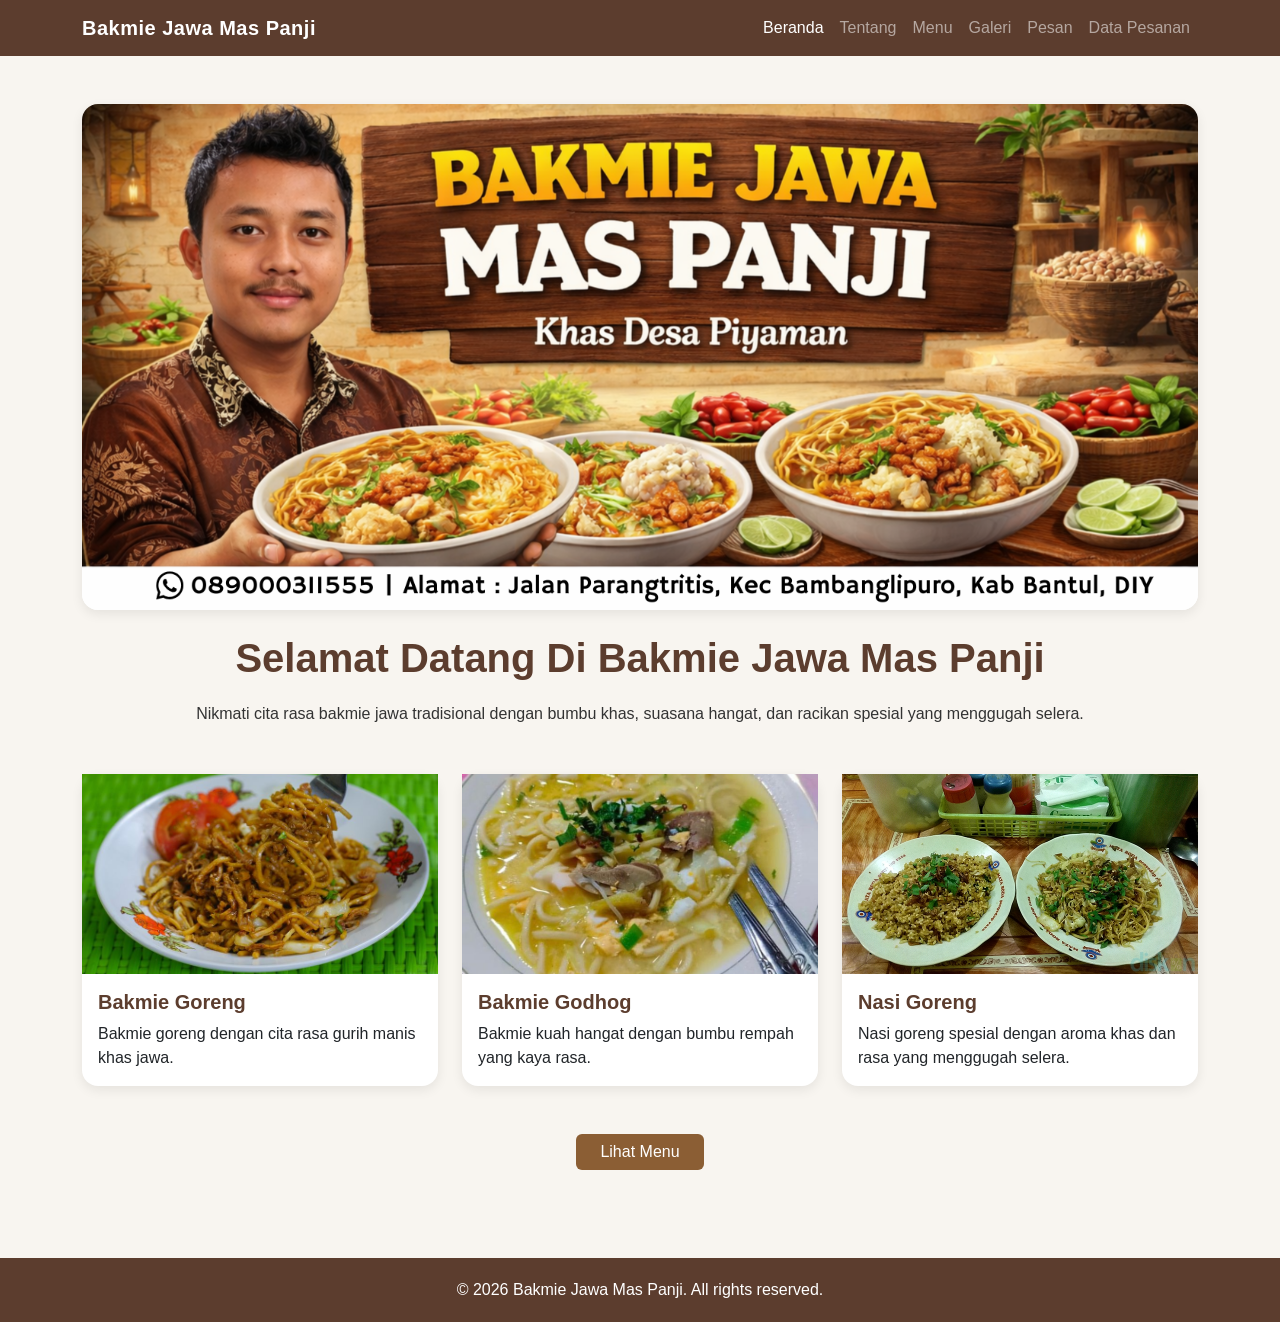
<file: index.html>
<!DOCTYPE html>
<html lang="id">
<head>
  <meta charset="UTF-8">
  <meta name="viewport" content="width=device-width, initial-scale=1.0">
  <title>Bakmie Jawa Mas Panji</title>
  <link href="https://cdn.jsdelivr.net/npm/bootstrap@5.3.3/dist/css/bootstrap.min.css" rel="stylesheet">
  <link rel="stylesheet" href="assets/css/style.css">
</head>
<body>

  <nav class="navbar navbar-expand-lg navbar-dark" style="background-color: #5c3d2e;">
    <div class="container">
      <a class="navbar-brand" href="index.html">Bakmie Jawa Mas Panji</a>
      <button class="navbar-toggler" type="button" data-bs-toggle="collapse" data-bs-target="#navbarNav">
        <span class="navbar-toggler-icon"></span>
      </button>
      <div class="collapse navbar-collapse" id="navbarNav">
        <ul class="navbar-nav ms-auto">
          <li class="nav-item"><a class="nav-link active" href="index.html">Beranda</a></li>
          <li class="nav-item"><a class="nav-link" href="about.html">Tentang</a></li>
          <li class="nav-item"><a class="nav-link" href="menu.html">Menu</a></li>
          <li class="nav-item"><a class="nav-link" href="gallery.html">Galeri</a></li>
          <li class="nav-item"><a class="nav-link" href="order.html">Pesan</a></li>
          <li class="nav-item"><a class="nav-link" href="data-pesanan.html">Data Pesanan</a></li>
        </ul>
      </div>
    </div>
  </nav>

  <div class="container py-5">
    <div class="hero-banner mb-4">
    <img src="assets/img/Banner.png" alt="Banner Bakmie Jawa Mas Panji" class="hero-banner-img">
  </div>

    <div class="text-center mb-5">
      <h1 class="section-title"> Selamat Datang Di Bakmie Jawa Mas Panji </h1>
      <p>
        Nikmati cita rasa bakmie jawa tradisional dengan bumbu khas, suasana hangat,
        dan racikan spesial yang menggugah selera.
      </p>
    </div>

    <div class="row g-4">
      <div class="col-md-4">
        <div class="card h-100">
          <img src="assets/img/Bakmie Goreng.jpg" 
          alt="Bakmie Goreng" 
          style="width:100%; height:200px; object-fit:cover;">
          <div class="card-body">
            <h5 class="card-title">Bakmie Goreng</h5>
            <p class="card-text">Bakmie goreng dengan cita rasa gurih manis khas jawa.</p>
          </div>
        </div>
      </div>

      <div class="col-md-4">
        <div class="card h-100">
          <img src="assets/img/Bakmie Godog.jpeg" 
          alt="Bakmie Godog" 
          style="width:100%; height:200px; object-fit:cover;">
          <div class="card-body">
            <h5 class="card-title">Bakmie Godhog</h5>
            <p class="card-text">Bakmie kuah hangat dengan bumbu rempah yang kaya rasa.</p>
          </div>
        </div>
      </div>

      <div class="col-md-4">
        <div class="card h-100">
          <img src="assets/img/Nasi Goreng.jpg" 
          alt="Nasi Goreng" 
          style="width:100%; height:200px; object-fit:cover;">
          <div class="card-body">
            <h5 class="card-title">Nasi Goreng</h5>
            <p class="card-text">Nasi goreng spesial dengan aroma khas dan rasa yang menggugah selera.</p>
          </div>
        </div>
      </div>
    </div>

    <div class="text-center mt-5">
      <a href="menu.html" class="btn btn-brown px-4">Lihat Menu</a>
    </div>
  </div>

  <div class="footer text-center">
    <div class="container">
      <p class="mb-0">© 2026 Bakmie Jawa Mas Panji. All rights reserved.</p>
    </div>
  </div>

  <script src="https://cdn.jsdelivr.net/npm/bootstrap@5.3.3/dist/js/bootstrap.bundle.min.js"></script>
</body>
</html>
</file>
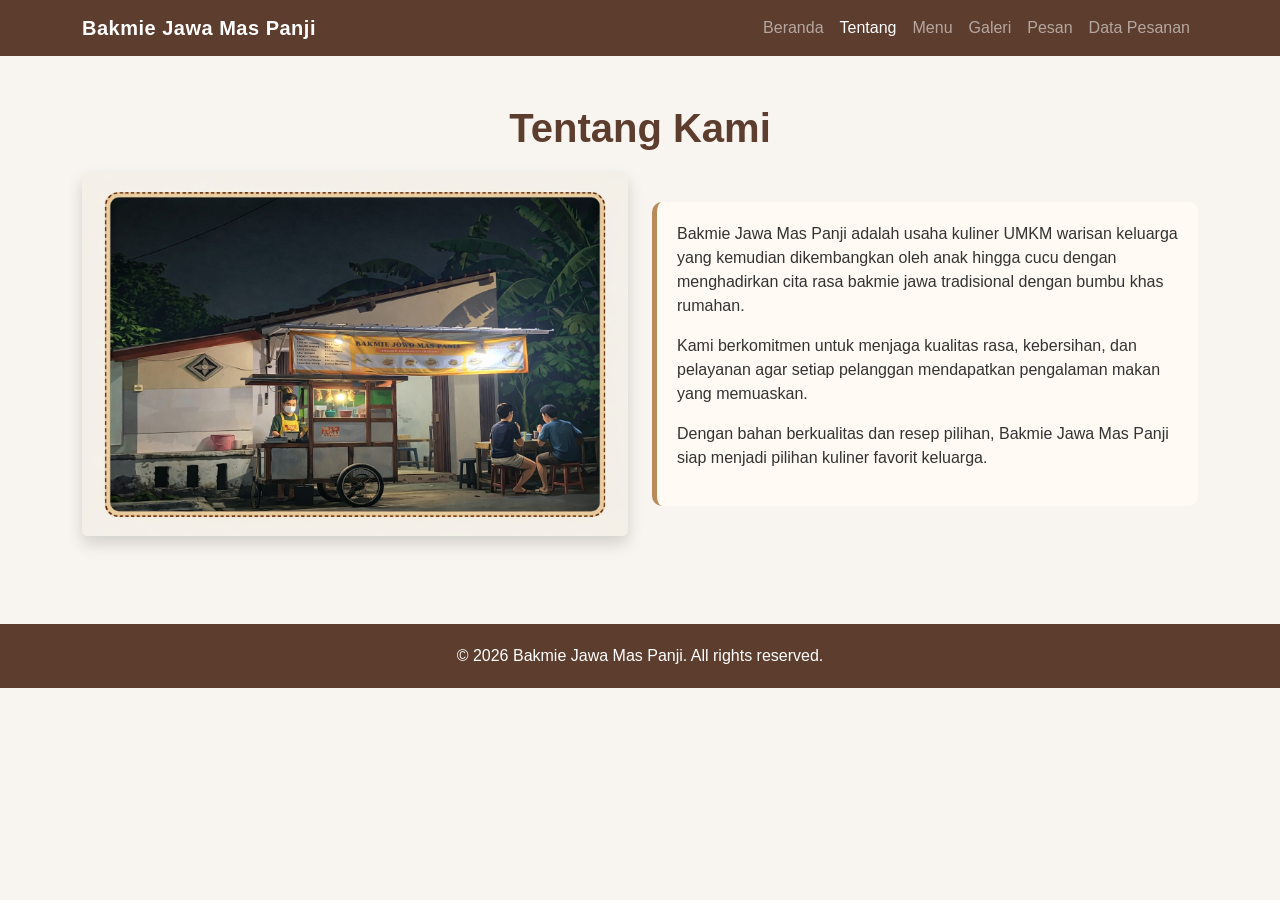
<file: about.html>
<!DOCTYPE html>
<html lang="id">
<head>
  <meta charset="UTF-8">
  <meta name="viewport" content="width=device-width, initial-scale=1.0">
  <title>Tentang Kami - Bakmie Jawa Mas Panji</title>
  <link href="https://cdn.jsdelivr.net/npm/bootstrap@5.3.3/dist/css/bootstrap.min.css" rel="stylesheet">
  <link rel="stylesheet" href="assets/css/style.css">
</head>
<body>

  <nav class="navbar navbar-expand-lg navbar-dark" style="background-color: #5c3d2e;">
    <div class="container">
      <a class="navbar-brand" href="index.html">Bakmie Jawa Mas Panji</a>
      <button class="navbar-toggler" type="button" data-bs-toggle="collapse" data-bs-target="#navbarNav">
        <span class="navbar-toggler-icon"></span>
      </button>
      <div class="collapse navbar-collapse" id="navbarNav">
        <ul class="navbar-nav ms-auto">
          <li class="nav-item"><a class="nav-link" href="index.html">Beranda</a></li>
          <li class="nav-item"><a class="nav-link active" href="about.html">Tentang</a></li>
          <li class="nav-item"><a class="nav-link" href="menu.html">Menu</a></li>
          <li class="nav-item"><a class="nav-link" href="gallery.html">Galeri</a></li>
          <li class="nav-item"><a class="nav-link" href="order.html">Pesan</a></li>
          <li class="nav-item"><a class="nav-link" href="data-pesanan.html">Data Pesanan</a></li>
        </ul>
      </div>
    </div>
  </nav>

  <div class="container py-5">
    <h1 class="section-title text-center">Tentang Kami</h1>

    <div class="row g-4 align-items-center">
      <div class="col-md-6">
        <img src="assets/img/4.png" alt="Foto usaha Bakmie Jowo Mas Panji" class="img-fluid rounded shadow w-100">
      </div>
      <div class="col-md-6">
        <div class="highlight-box">
          <p>
            Bakmie Jawa Mas Panji adalah usaha kuliner UMKM warisan keluarga yang kemudian dikembangkan oleh anak hingga cucu dengan menghadirkan
            cita rasa bakmie jawa tradisional dengan bumbu khas rumahan.
          </p>
          <p>
            Kami berkomitmen untuk menjaga kualitas rasa, kebersihan, dan pelayanan
            agar setiap pelanggan mendapatkan pengalaman makan yang memuaskan.
          </p>
          <p>
            Dengan bahan berkualitas dan resep pilihan, Bakmie Jawa Mas Panji siap
            menjadi pilihan kuliner favorit keluarga.
          </p>
        </div>
      </div>
    </div>
  </div>

  <div class="footer text-center">
    <div class="container">
      <p class="mb-0">© 2026 Bakmie Jawa Mas Panji. All rights reserved.</p>
    </div>
  </div>

  <script src="https://cdn.jsdelivr.net/npm/bootstrap@5.3.3/dist/js/bootstrap.bundle.min.js"></script>
</body>
</html>
</file>
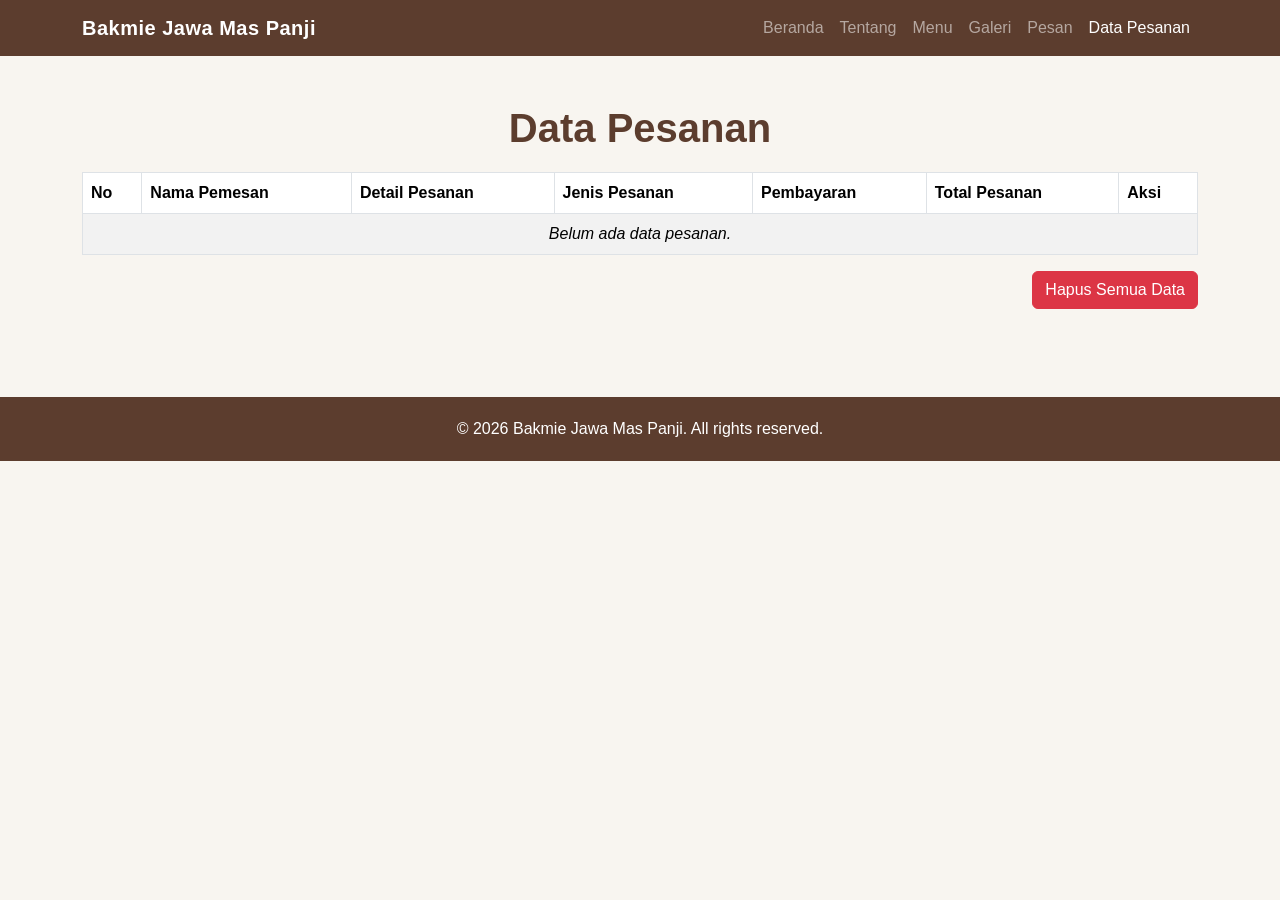
<file: data-pesanan.html>
<!-- data-pesanan.html -->
<!DOCTYPE html>
<html lang="id">
<head>
  <meta charset="UTF-8">
  <meta name="viewport" content="width=device-width, initial-scale=1.0">
  <title>Data Pesanan - Bakmie Jawa Mas Panji</title>
  <link href="https://cdn.jsdelivr.net/npm/bootstrap@5.3.3/dist/css/bootstrap.min.css" rel="stylesheet">
  <link rel="stylesheet" href="assets/css/style.css">
</head>
<body>

  <nav class="navbar navbar-expand-lg navbar-dark" style="background-color: #5c3d2e;">
    <div class="container">
      <a class="navbar-brand" href="index.html">Bakmie Jawa Mas Panji</a>
      <button class="navbar-toggler" type="button" data-bs-toggle="collapse" data-bs-target="#navbarNav">
        <span class="navbar-toggler-icon"></span>
      </button>
      <div class="collapse navbar-collapse" id="navbarNav">
        <ul class="navbar-nav ms-auto">
          <li class="nav-item"><a class="nav-link" href="index.html">Beranda</a></li>
          <li class="nav-item"><a class="nav-link" href="about.html">Tentang</a></li>
          <li class="nav-item"><a class="nav-link" href="menu.html">Menu</a></li>
          <li class="nav-item"><a class="nav-link" href="gallery.html">Galeri</a></li>
          <li class="nav-item"><a class="nav-link" href="order.html">Pesan</a></li>
          <li class="nav-item"><a class="nav-link active" href="data-pesanan.html">Data Pesanan</a></li>
        </ul>
      </div>
    </div>
  </nav>

  <div class="container py-5">
    <h1 class="section-title text-center">Data Pesanan</h1>

    <div class="table-responsive">
      <table class="table table-bordered table-striped align-middle">
        <thead>
          <tr>
            <th>No</th>
            <th>Nama Pemesan</th>
            <th>Detail Pesanan</th>
            <th>Jenis Pesanan</th>
            <th>Pembayaran</th>
            <th>Total Pesanan</th>
            <th>Aksi</th>
          </tr>
        </thead>
        <tbody id="tabelPesananBody"></tbody>
      </table>
    </div>

    <div class="text-end">
      <button class="btn btn-danger" onclick="hapusSemuaPesanan()">Hapus Semua Data</button>
    </div>
  </div>

  <div class="footer text-center">
    <div class="container">
      <p class="mb-0">© 2026 Bakmie Jawa Mas Panji. All rights reserved.</p>
    </div>
  </div>

  <script src="assets/js/script.js"></script>
  <script src="https://cdn.jsdelivr.net/npm/bootstrap@5.3.3/dist/js/bootstrap.bundle.min.js"></script>
</body>
</html>
</file>
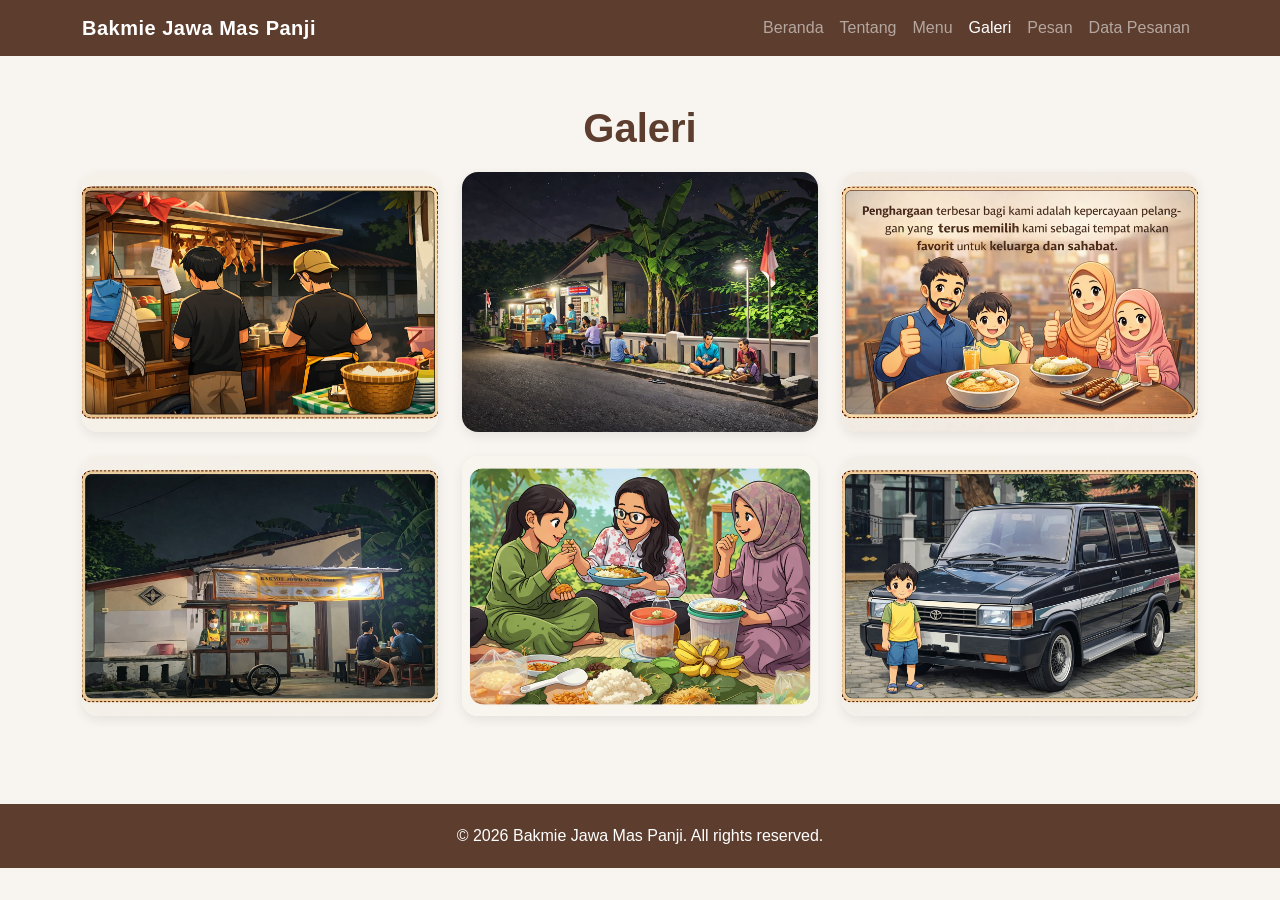
<file: gallery.html>
<!DOCTYPE html>
<html lang="id">
<head>
  <meta charset="UTF-8">
  <meta name="viewport" content="width=device-width, initial-scale=1.0">
  <title>Galeri - Bakmie Jawa Mas Panji</title>
  <link href="https://cdn.jsdelivr.net/npm/bootstrap@5.3.3/dist/css/bootstrap.min.css" rel="stylesheet">
  <link rel="stylesheet" href="assets/css/style.css">
</head>
<body>

  <nav class="navbar navbar-expand-lg navbar-dark" style="background-color: #5c3d2e;">
    <div class="container">
      <a class="navbar-brand" href="index.html">Bakmie Jawa Mas Panji</a>
      <button class="navbar-toggler" type="button" data-bs-toggle="collapse" data-bs-target="#navbarNav">
        <span class="navbar-toggler-icon"></span>
      </button>
      <div class="collapse navbar-collapse" id="navbarNav">
        <ul class="navbar-nav ms-auto">
          <li class="nav-item"><a class="nav-link" href="index.html">Beranda</a></li>
          <li class="nav-item"><a class="nav-link" href="about.html">Tentang</a></li>
          <li class="nav-item"><a class="nav-link" href="menu.html">Menu</a></li>
          <li class="nav-item"><a class="nav-link active" href="gallery.html">Galeri</a></li>
          <li class="nav-item"><a class="nav-link" href="order.html">Pesan</a></li>
          <li class="nav-item"><a class="nav-link" href="data-pesanan.html">Data Pesanan</a></li>
        </ul>
      </div>
    </div>
  </nav>

  <div class="container py-5">
    <h1 class="section-title text-center">Galeri</h1>

    <div class="row g-4">
      <div class="col-sm-6 col-lg-4">
        <div class="gallery-card">
          <img src="assets/img/1.png" alt="Galeri 1" class="gallery-img">
        </div>
      </div>

      <div class="col-sm-6 col-lg-4">
        <div class="gallery-card">
          <img src="assets/img/2.png" alt="Galeri 2" class="gallery-img">
        </div>
      </div>

      <div class="col-sm-6 col-lg-4">
        <div class="gallery-card">
          <img src="assets/img/3.png" alt="Galeri 3" class="gallery-img">
        </div>
      </div>

      <div class="col-sm-6 col-lg-4">
        <div class="gallery-card">
          <img src="assets/img/4.png" alt="Galeri 4" class="gallery-img">
        </div>
      </div>

      <div class="col-sm-6 col-lg-4">
        <div class="gallery-card">
          <img src="assets/img/5.png" alt="Galeri 5" class="gallery-img">
        </div>
      </div>

      <div class="col-sm-6 col-lg-4">
        <div class="gallery-card">
          <img src="assets/img/6.png" alt="Galeri 6" class="gallery-img">
        </div>
      </div>
    </div>
  </div>

  <div class="footer text-center">
    <div class="container">
      <p class="mb-0">© 2026 Bakmie Jawa Mas Panji. All rights reserved.</p>
    </div>
  </div>

  <script src="https://cdn.jsdelivr.net/npm/bootstrap@5.3.3/dist/js/bootstrap.bundle.min.js"></script>
</body>
</html>
</file>
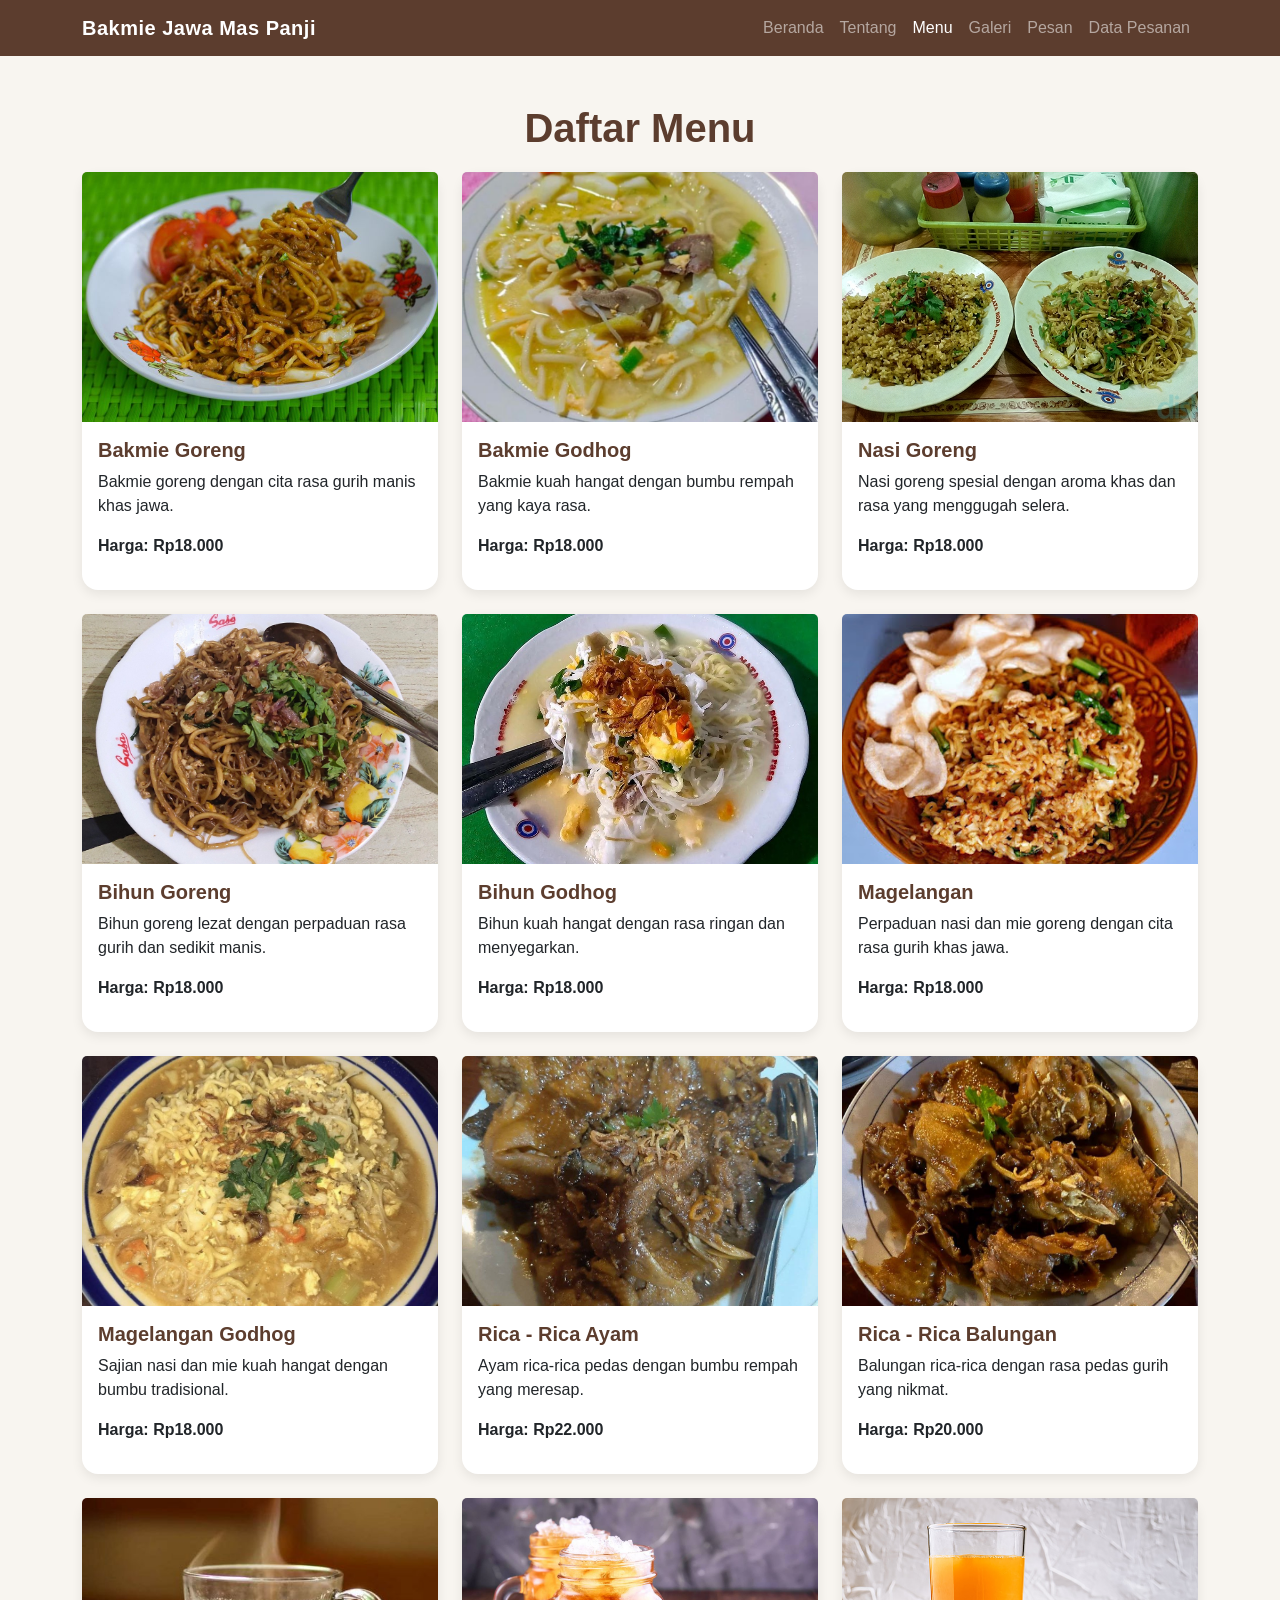
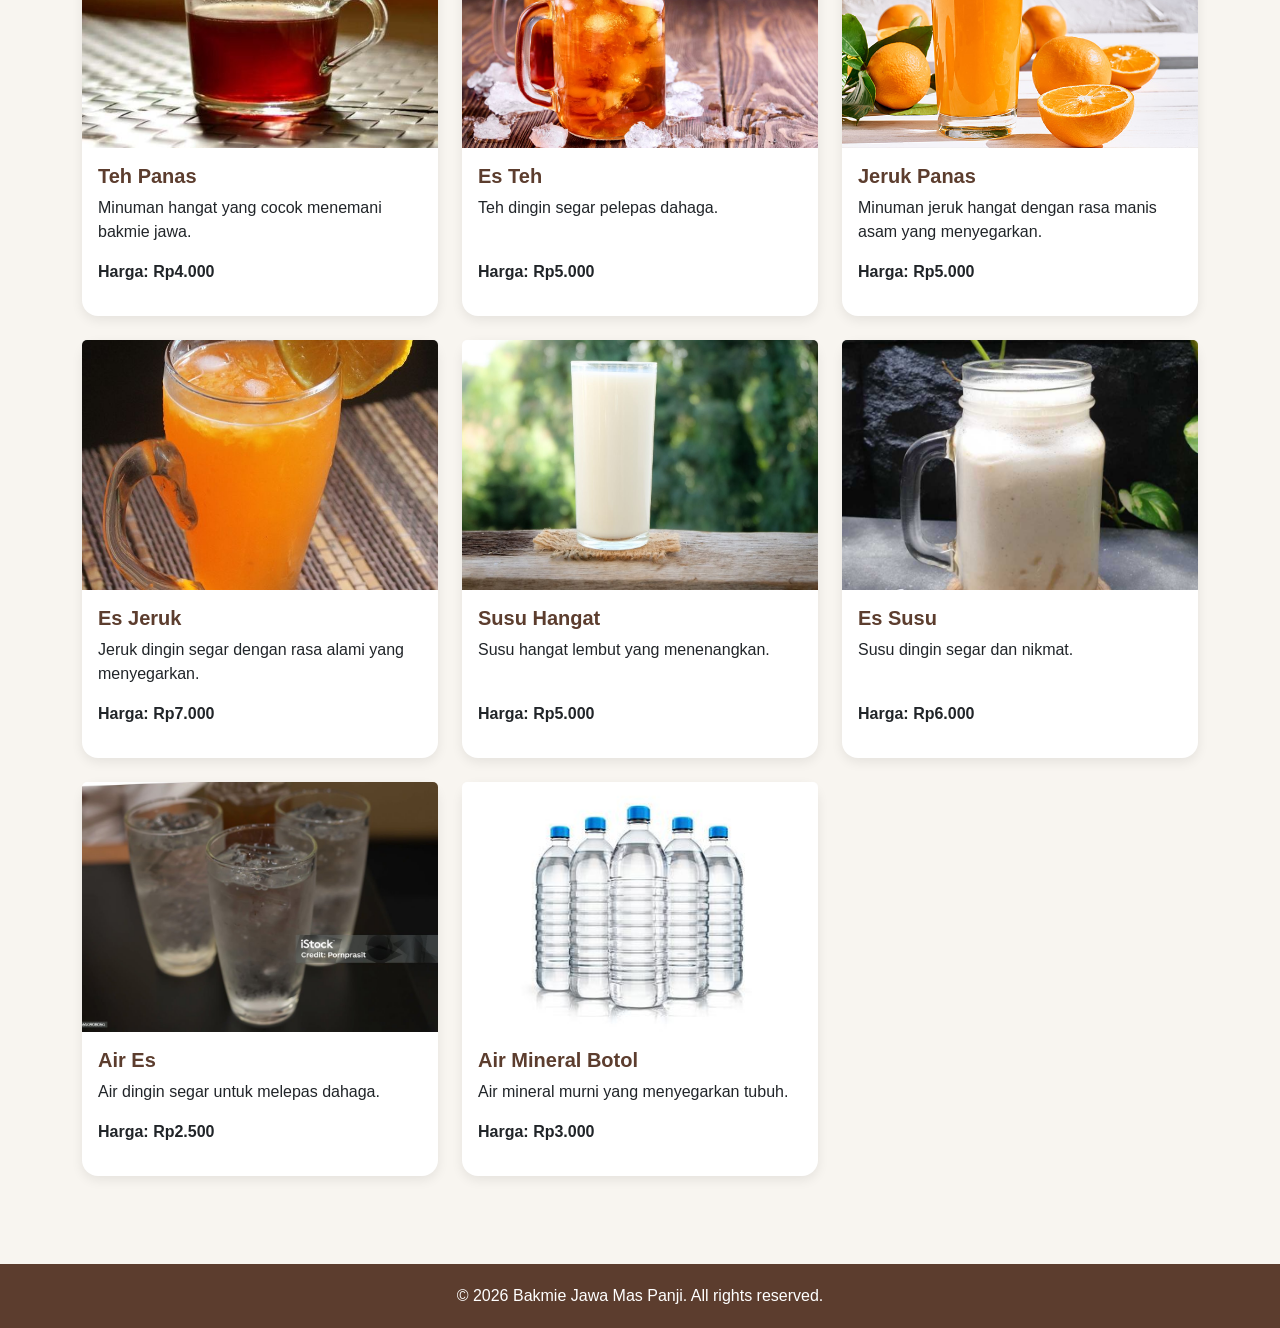
<file: menu.html>
<!DOCTYPE html>
<html lang="id">
<head>
  <meta charset="UTF-8">
  <meta name="viewport" content="width=device-width, initial-scale=1.0">
  <title>Menu - Bakmie Jawa Mas Panji</title>
  <link href="https://cdn.jsdelivr.net/npm/bootstrap@5.3.3/dist/css/bootstrap.min.css" rel="stylesheet">
  <link rel="stylesheet" href="assets/css/style.css">
</head>
<body>

  <nav class="navbar navbar-expand-lg navbar-dark" style="background-color: #5c3d2e;">
    <div class="container">
      <a class="navbar-brand" href="index.html">Bakmie Jawa Mas Panji</a>
      <button class="navbar-toggler" type="button" data-bs-toggle="collapse" data-bs-target="#navbarNav">
        <span class="navbar-toggler-icon"></span>
      </button>
      <div class="collapse navbar-collapse" id="navbarNav">
        <ul class="navbar-nav ms-auto">
          <li class="nav-item"><a class="nav-link" href="index.html">Beranda</a></li>
          <li class="nav-item"><a class="nav-link" href="about.html">Tentang</a></li>
          <li class="nav-item"><a class="nav-link active" href="menu.html">Menu</a></li>
          <li class="nav-item"><a class="nav-link" href="gallery.html">Galeri</a></li>
          <li class="nav-item"><a class="nav-link" href="order.html">Pesan</a></li>
          <li class="nav-item"><a class="nav-link" href="data-pesanan.html">Data Pesanan</a></li>
        </ul>
      </div>
    </div>
  </nav>

  <div class="container py-5">
    <h1 class="section-title text-center">Daftar Menu</h1>

    <div class="row g-4">
      <div class="col-md-4">
        <div class="card h-100">
          <img src="assets/img/Bakmie Goreng.jpg" alt="Bakmie Goreng" class="card-img-top">
          <div class="card-body">
            <h5 class="card-title">Bakmie Goreng</h5>
            <p class="card-text">Bakmie goreng dengan cita rasa gurih manis khas jawa.</p>
            <p><strong>Harga: Rp18.000</strong></p>
          </div>
        </div>
      </div>

      <div class="col-md-4">
        <div class="card h-100">
          <img src="assets/img/Bakmie Godog.jpeg" alt="Bakmie Godog" class="card-img-top">
          <div class="card-body">
            <h5 class="card-title">Bakmie Godhog</h5>
            <p class="card-text">Bakmie kuah hangat dengan bumbu rempah yang kaya rasa.</p>
            <p><strong>Harga: Rp18.000</strong></p>
          </div>
        </div>
      </div>

      <div class="col-md-4">
        <div class="card h-100">
          <img src="assets/img/Nasi Goreng.jpg" alt="Nasi Goreng" class="card-img-top">
          <div class="card-body">
            <h5 class="card-title">Nasi Goreng</h5>
            <p class="card-text">Nasi goreng spesial dengan aroma khas dan rasa yang menggugah selera.</p>
            <p><strong>Harga: Rp18.000</strong></p>
          </div>
        </div>
      </div>

      <div class="col-md-4">
        <div class="card h-100">
          <img src="assets/img/Bihun Goreng.jpg" alt="Bihun Goreng" class="card-img-top">
          <div class="card-body">
            <h5 class="card-title">Bihun Goreng</h5>
            <p class="card-text">Bihun goreng lezat dengan perpaduan rasa gurih dan sedikit manis.</p>
            <p><strong>Harga: Rp18.000</strong></p>
          </div>
        </div>
      </div>

      <div class="col-md-4">
        <div class="card h-100">
          <img src="assets/img/Bihun Godog.jpeg" alt="Bihun Godog" class="card-img-top">
          <div class="card-body">
            <h5 class="card-title">Bihun Godhog</h5>
            <p class="card-text">Bihun kuah hangat dengan rasa ringan dan menyegarkan.</p>
            <p><strong>Harga: Rp18.000</strong></p>
          </div>
        </div>
      </div>

      <div class="col-md-4">
        <div class="card h-100">
          <img src="assets/img/Magelangan.jpg" alt="Magelangan" class="card-img-top">
          <div class="card-body">
            <h5 class="card-title">Magelangan</h5>
            <p class="card-text">Perpaduan nasi dan mie goreng dengan cita rasa gurih khas jawa.</p>
            <p><strong>Harga: Rp18.000</strong></p>
          </div>
        </div>
      </div>

      <div class="col-md-4">
        <div class="card h-100">
          <img src="assets/img/Magelangan Godog.png" alt="Magelangan Godog" class="card-img-top">
          <div class="card-body">
            <h5 class="card-title">Magelangan Godhog</h5>
            <p class="card-text">Sajian nasi dan mie kuah hangat dengan bumbu tradisional.</p>
            <p><strong>Harga: Rp18.000</strong></p>
          </div>
        </div>
      </div>

      <div class="col-md-4">
        <div class="card h-100">
          <img src="assets/img/Rica Rica Ayam.jpg" alt="Rica Rica Ayam" class="card-img-top">
          <div class="card-body">
            <h5 class="card-title">Rica - Rica Ayam</h5>
            <p class="card-text">Ayam rica-rica pedas dengan bumbu rempah yang meresap.</p>
            <p><strong>Harga: Rp22.000</strong></p>
          </div>
        </div>
      </div>

      <div class="col-md-4">
        <div class="card h-100">
          <img src="assets/img/Rica Rica Balungan.jpg" alt="Rica Rica Balungan" class="card-img-top">
          <div class="card-body">
            <h5 class="card-title">Rica - Rica Balungan</h5>
            <p class="card-text">Balungan rica-rica dengan rasa pedas gurih yang nikmat.</p>
            <p><strong>Harga: Rp20.000</strong></p>
          </div>
        </div>
      </div>

      <div class="col-md-4">
        <div class="card h-100">
          <img src="assets/img/Teh Panas.jpg" alt="Teh Panas" class="card-img-top">
          <div class="card-body">
            <h5 class="card-title">Teh Panas</h5>
            <p class="card-text">Minuman hangat yang cocok menemani bakmie jawa.</p>
            <p><strong>Harga: Rp4.000</strong></p>
          </div>
        </div>
      </div>

      <div class="col-md-4">
        <div class="card h-100">
          <img src="assets/img/Es Teh.jpg" alt="Es Teh" class="card-img-top">
          <div class="card-body">
            <h5 class="card-title">Es Teh</h5>
            <p class="card-text">Teh dingin segar pelepas dahaga.</p>
            <p><strong>Harga: Rp5.000</strong></p>
          </div>
        </div>
      </div>

      <div class="col-md-4">
        <div class="card h-100">
          <img src="assets/img/Jeruk Panas.jpg" alt="Jeruk Panas" class="card-img-top">
          <div class="card-body">
            <h5 class="card-title">Jeruk Panas</h5>
            <p class="card-text">Minuman jeruk hangat dengan rasa manis asam yang menyegarkan.</p>
            <p><strong>Harga: Rp5.000</strong></p>
          </div>
        </div>
      </div>

      <div class="col-md-4">
        <div class="card h-100">
          <img src="assets/img/Es Jeruk.jpg" alt="Es Jeruk" class="card-img-top">
          <div class="card-body">
            <h5 class="card-title">Es Jeruk</h5>
            <p class="card-text">Jeruk dingin segar dengan rasa alami yang menyegarkan.</p>
            <p><strong>Harga: Rp7.000</strong></p>
          </div>
        </div>
      </div>

      <div class="col-md-4">
        <div class="card h-100">
          <img src="assets/img/Susu Hangat.jpg" alt="Susu Hangat" class="card-img-top">
          <div class="card-body">
            <h5 class="card-title">Susu Hangat</h5>
            <p class="card-text">Susu hangat lembut yang menenangkan.</p>
            <p><strong>Harga: Rp5.000</strong></p>
          </div>
        </div>
      </div>

      <div class="col-md-4">
        <div class="card h-100">
          <img src="assets/img/Es Susu.jpg" alt="Es Susu" class="card-img-top">
          <div class="card-body">
            <h5 class="card-title">Es Susu</h5>
            <p class="card-text">Susu dingin segar dan nikmat.</p>
            <p><strong>Harga: Rp6.000</strong></p>
          </div>
        </div>
      </div>

      <div class="col-md-4">
        <div class="card h-100">
          <img src="assets/img/Air Es.jpg" alt="Air Es" class="card-img-top">
          <div class="card-body">
            <h5 class="card-title">Air Es</h5>
            <p class="card-text">Air dingin segar untuk melepas dahaga.</p>
            <p><strong>Harga: Rp2.500</strong></p>
          </div>
        </div>
      </div>

      <div class="col-md-4">
        <div class="card h-100">
          <img src="assets/img/Air Mineral Botol.jpg" alt="Air Mineral Botol" class="card-img-top">
          <div class="card-body">
            <h5 class="card-title">Air Mineral Botol</h5>
            <p class="card-text">Air mineral murni yang menyegarkan tubuh.</p>
            <p><strong>Harga: Rp3.000</strong></p>
          </div>
        </div>
      </div>
    </div>
  </div>

  <div class="footer text-center">
    <div class="container">
      <p class="mb-0">© 2026 Bakmie Jawa Mas Panji. All rights reserved.</p>
    </div>
  </div>

  <script src="https://cdn.jsdelivr.net/npm/bootstrap@5.3.3/dist/js/bootstrap.bundle.min.js"></script>
</body>
</html>
</file>
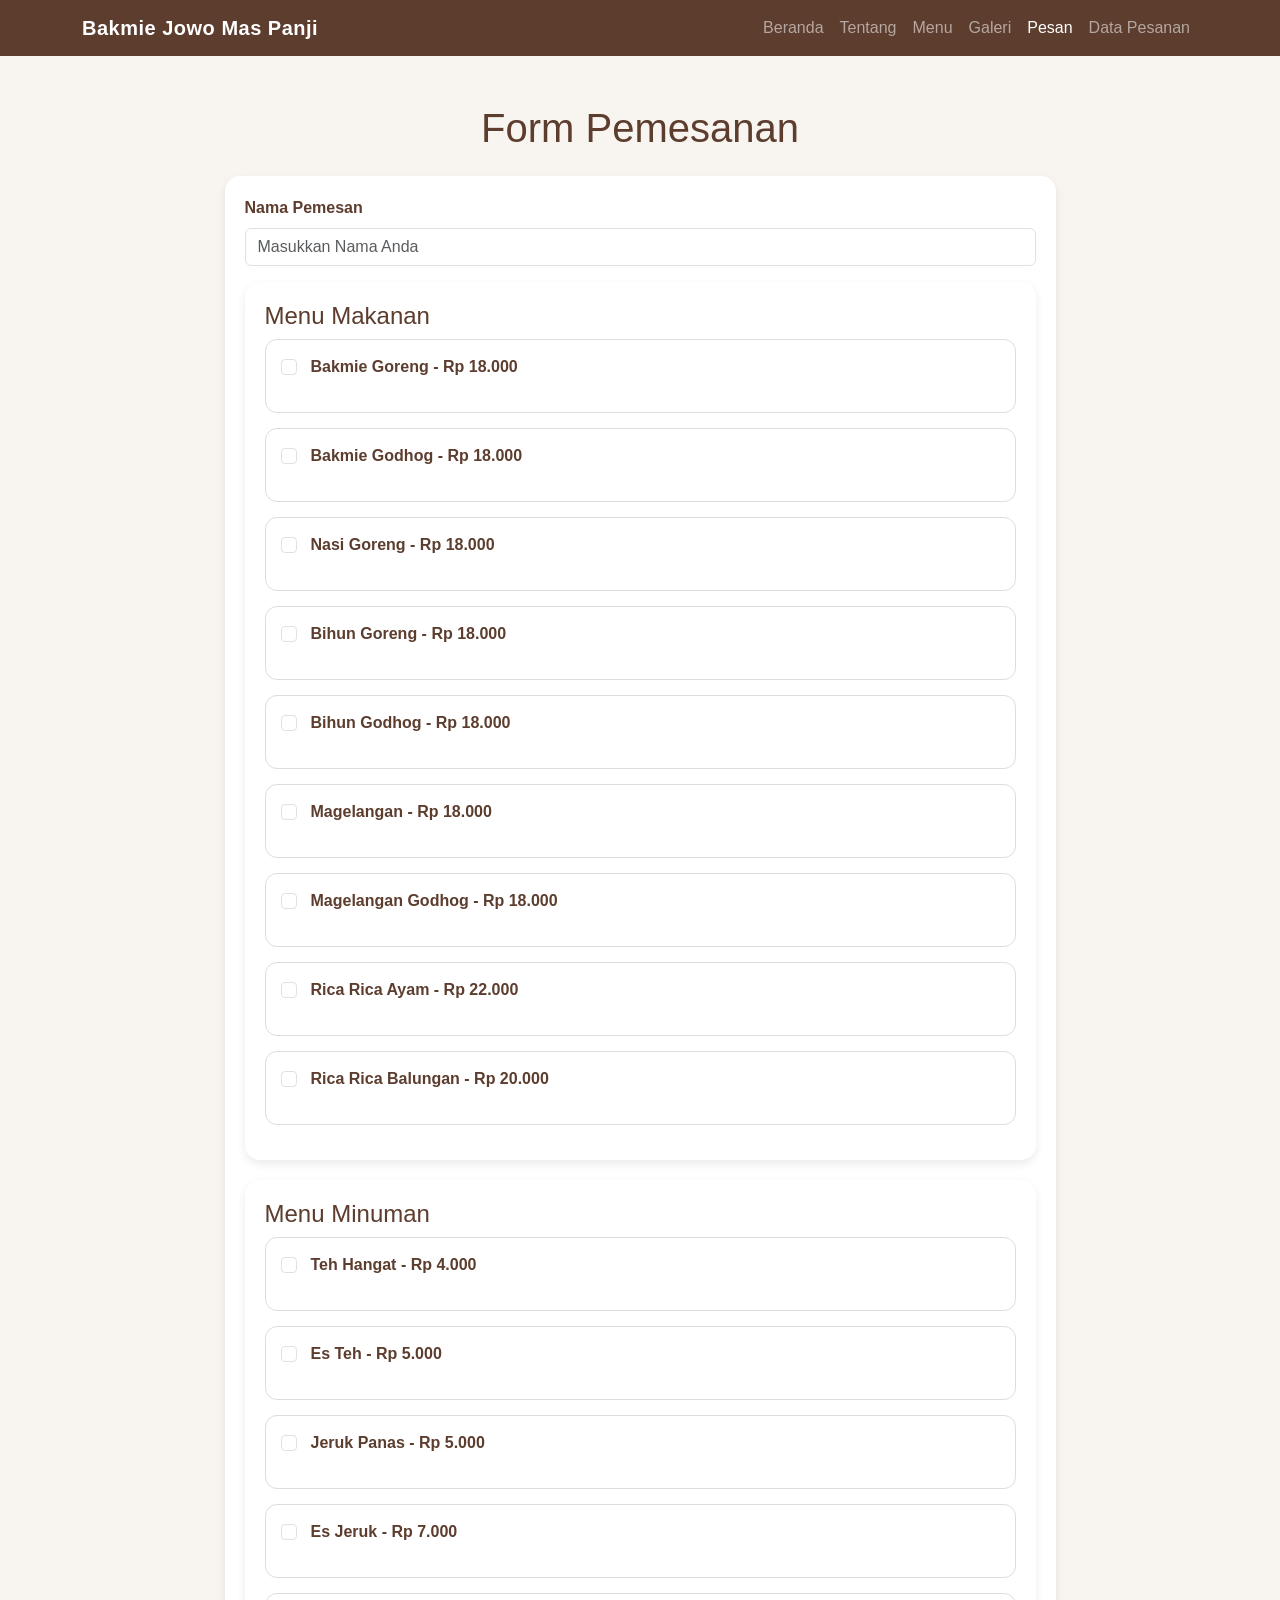
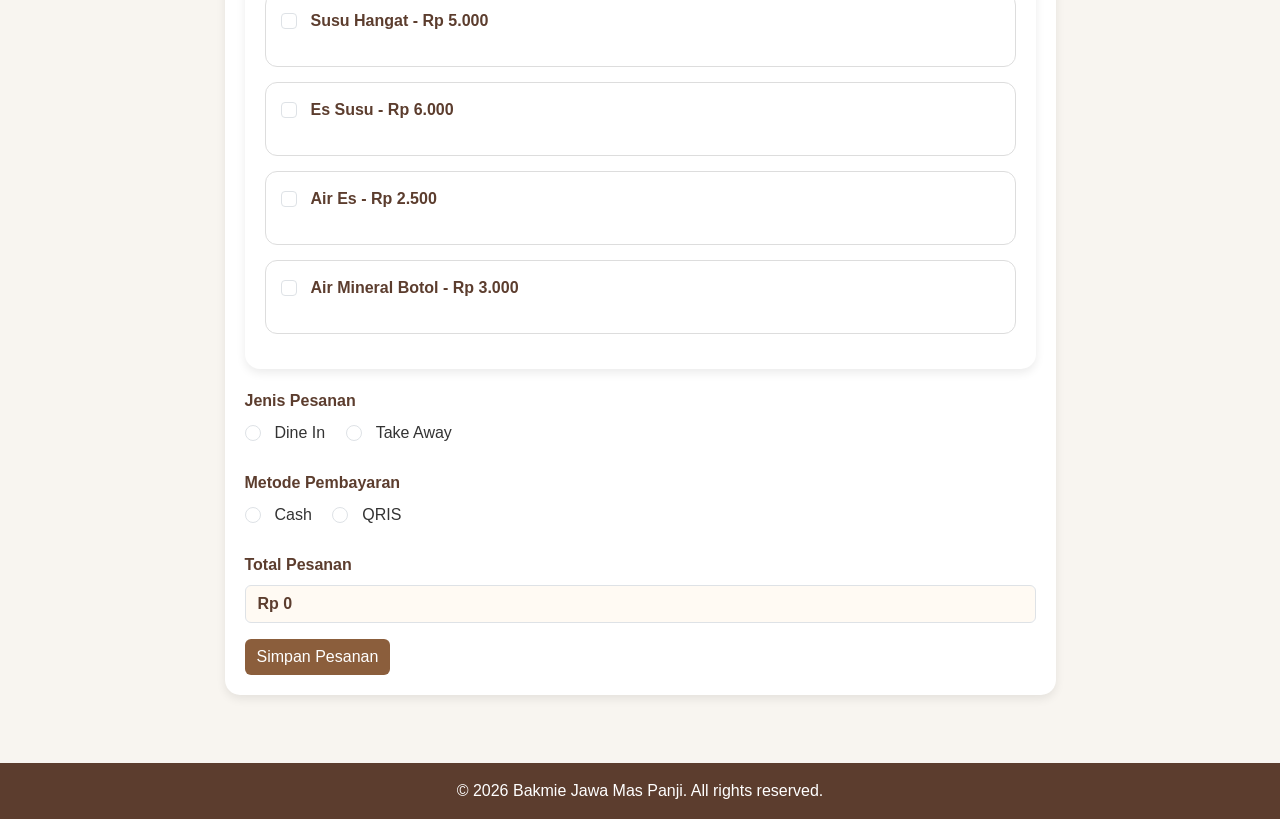
<file: order.html>
<!DOCTYPE html>
<html lang="id">
<head>
  <meta charset="UTF-8">
  <meta name="viewport" content="width=device-width, initial-scale=1.0">
  <title>Pesan - Bakmie Jawa Mas Panji</title>
  <link href="https://cdn.jsdelivr.net/npm/bootstrap@5.3.3/dist/css/bootstrap.min.css" rel="stylesheet">
  <link rel="stylesheet" href="assets/css/style.css">
  <style>
    .item-card {
      border: 1px solid #ddd;
      border-radius: 12px;
      padding: 15px;
      margin-bottom: 15px;
      background-color: #fff;
    }

    .section-box {
      background: #fff;
      padding: 20px;
      border-radius: 15px;
      box-shadow: 0 4px 10px rgba(0,0,0,0.08);
      margin-bottom: 20px;
    }

    .btn-brown {
      background-color: #8b5e3c;
      color: white;
      border: none;
    }

    .btn-brown:hover {
      background-color: #6f4a2f;
      color: white;
    }

    .item-title {
      font-weight: 600;
      color: #5c3d2e;
      margin-bottom: 10px;
    }

    .form-check-label {
      margin-left: 6px;
    }
  </style>
</head>
<body>

  <nav class="navbar navbar-expand-lg navbar-dark" style="background-color: #5c3d2e;">
    <div class="container">
      <a class="navbar-brand" href="index.html">Bakmie Jowo Mas Panji</a>
      <button class="navbar-toggler" type="button" data-bs-toggle="collapse" data-bs-target="#navbarNav">
        <span class="navbar-toggler-icon"></span>
      </button>
      <div class="collapse navbar-collapse" id="navbarNav">
        <ul class="navbar-nav ms-auto">
          <li class="nav-item"><a class="nav-link" href="index.html">Beranda</a></li>
          <li class="nav-item"><a class="nav-link" href="about.html">Tentang</a></li>
          <li class="nav-item"><a class="nav-link" href="menu.html">Menu</a></li>
          <li class="nav-item"><a class="nav-link" href="gallery.html">Galeri</a></li>
          <li class="nav-item"><a class="nav-link active" href="order.html">Pesan</a></li>
          <li class="nav-item"><a class="nav-link" href="data-pesanan.html">Data Pesanan</a></li>
        </ul>
      </div>
    </div>
  </nav>

  <div class="container py-5">
    <h1 class="text-center mb-4" style="color:#5c3d2e;">Form Pemesanan</h1>

    <div class="row justify-content-center">
      <div class="col-md-9">
        <div class="section-box">
          <form id="formPesanan" onsubmit="tambahPesanan(event)">
            
            <div class="mb-3">
              <label class="form-label">Nama Pemesan</label>
              <input type="text" class="form-control" id="nama" placeholder="Masukkan Nama Anda" required>
            </div>

            <div class="section-box">
              <h4 style="color:#5c3d2e;">Menu Makanan</h4>

              <div class="item-card">
                <div class="form-check mb-2">
                  <input class="form-check-input menu-check" type="checkbox" value="Bakmie Goreng" id="makanan1" data-kategori="Makanan" data-harga="18000">
                  <label class="form-check-label item-title" for="makanan1">Bakmie Goreng - Rp 18.000</label>
                </div>
                <div class="menu-detail d-none">
                  <label class="form-label">Jumlah</label>
                  <input type="number" class="form-control jumlah-item mb-2" min="1" value="1">
                  <label class="form-label">Catatan Tambahan</label>
                  <textarea class="form-control catatan-item" rows="2" placeholder="Contoh: pedas sedang, tanpa sawi"></textarea>
                </div>
              </div>

              <div class="item-card">
                <div class="form-check mb-2">
                  <input class="form-check-input menu-check" type="checkbox" value="Bakmie Godhog" id="makanan2" data-kategori="Makanan" data-harga="18000">
                  <label class="form-check-label item-title" for="makanan2">Bakmie Godhog - Rp 18.000</label>
                </div>
                <div class="menu-detail d-none">
                  <label class="form-label">Jumlah</label>
                  <input type="number" class="form-control jumlah-item mb-2" min="1" value="1">
                  <label class="form-label">Catatan Tambahan</label>
                  <textarea class="form-control catatan-item" rows="2" placeholder="Contoh: kuah banyak"></textarea>
                </div>
              </div>

              <div class="item-card">
                <div class="form-check mb-2">
                  <input class="form-check-input menu-check" type="checkbox" value="Nasi Goreng" id="makanan3" data-kategori="Makanan" data-harga="18000">
                  <label class="form-check-label item-title" for="makanan3">Nasi Goreng - Rp 18.000</label>
                </div>
                <div class="menu-detail d-none">
                  <label class="form-label">Jumlah</label>
                  <input type="number" class="form-control jumlah-item mb-2" min="1" value="1">
                  <label class="form-label">Catatan Tambahan</label>
                  <textarea class="form-control catatan-item" rows="2" placeholder="Contoh: telur ceplok"></textarea>
                </div>
              </div>

              <div class="item-card">
                <div class="form-check mb-2">
                  <input class="form-check-input menu-check" type="checkbox" value="Bihun Goreng" id="makanan4" data-kategori="Makanan" data-harga="18000">
                  <label class="form-check-label item-title" for="makanan4">Bihun Goreng - Rp 18.000</label>
                </div>
                <div class="menu-detail d-none">
                  <label class="form-label">Jumlah</label>
                  <input type="number" class="form-control jumlah-item mb-2" min="1" value="1">
                  <label class="form-label">Catatan Tambahan</label>
                  <textarea class="form-control catatan-item" rows="2" placeholder="Contoh: telur ceplok"></textarea>
                </div>
              </div>

              <div class="item-card">
                <div class="form-check mb-2">
                  <input class="form-check-input menu-check" type="checkbox" value="Bihun Godhog" id="makanan5" data-kategori="Makanan" data-harga="18000">
                  <label class="form-check-label item-title" for="makanan5">Bihun Godhog - Rp 18.000</label>
                </div>
                <div class="menu-detail d-none">
                  <label class="form-label">Jumlah</label>
                  <input type="number" class="form-control jumlah-item mb-2" min="1" value="1">
                  <label class="form-label">Catatan Tambahan</label>
                  <textarea class="form-control catatan-item" rows="2" placeholder="Contoh: telur ceplok"></textarea>
                </div>
              </div>

              <div class="item-card">
                <div class="form-check mb-2">
                  <input class="form-check-input menu-check" type="checkbox" value="Magelangan" id="makanan6" data-kategori="Makanan" data-harga="18000">
                  <label class="form-check-label item-title" for="makanan6">Magelangan - Rp 18.000</label>
                </div>
                <div class="menu-detail d-none">
                  <label class="form-label">Jumlah</label>
                  <input type="number" class="form-control jumlah-item mb-2" min="1" value="1">
                  <label class="form-label">Catatan Tambahan</label>
                  <textarea class="form-control catatan-item" rows="2" placeholder="Contoh: telur ceplok"></textarea>
                </div>
              </div>

              <div class="item-card">
                <div class="form-check mb-2">
                  <input class="form-check-input menu-check" type="checkbox" value="Magelangan Godhog" id="makanan7" data-kategori="Makanan" data-harga="18000">
                  <label class="form-check-label item-title" for="makanan7">Magelangan Godhog - Rp 18.000</label>
                </div>
                <div class="menu-detail d-none">
                  <label class="form-label">Jumlah</label>
                  <input type="number" class="form-control jumlah-item mb-2" min="1" value="1">
                  <label class="form-label">Catatan Tambahan</label>
                  <textarea class="form-control catatan-item" rows="2" placeholder="Contoh: telur ceplok"></textarea>
                </div>
              </div>

              <div class="item-card">
                <div class="form-check mb-2">
                  <input class="form-check-input menu-check" type="checkbox" value="Rica Rica Ayam" id="makanan8" data-kategori="Makanan" data-harga="22000">
                  <label class="form-check-label item-title" for="makanan8">Rica Rica Ayam - Rp 22.000</label>
                </div>
                <div class="menu-detail d-none">
                  <label class="form-label">Jumlah</label>
                  <input type="number" class="form-control jumlah-item mb-2" min="1" value="1">
                  <label class="form-label">Catatan Tambahan</label>
                  <textarea class="form-control catatan-item" rows="2" placeholder="Contoh: telur ceplok"></textarea>
                </div>
              </div>

              <div class="item-card">
                <div class="form-check mb-2">
                  <input class="form-check-input menu-check" type="checkbox" value="Rica Rica Balungan" id="makanan9" data-kategori="Makanan" data-harga="20000">
                  <label class="form-check-label item-title" for="makanan9">Rica Rica Balungan - Rp 20.000</label>
                </div>
                <div class="menu-detail d-none">
                  <label class="form-label">Jumlah</label>
                  <input type="number" class="form-control jumlah-item mb-2" min="1" value="1">
                  <label class="form-label">Catatan Tambahan</label>
                  <textarea class="form-control catatan-item" rows="2" placeholder="Contoh: tanpa kol"></textarea>
                </div>
              </div>
            </div>

            <div class="section-box">
              <h4 style="color:#5c3d2e;">Menu Minuman</h4>

              <div class="item-card">
                <div class="form-check mb-2">
                  <input class="form-check-input menu-check" type="checkbox" value="Teh Panas" id="minuman1" data-kategori="Minuman" data-harga="4000">
                  <label class="form-check-label item-title" for="minuman1">Teh Hangat - Rp 4.000</label>
                </div>
                <div class="menu-detail d-none">
                  <label class="form-label">Jumlah</label>
                  <input type="number" class="form-control jumlah-item mb-2" min="1" value="1">
                  <label class="form-label">Catatan Tambahan</label>
                  <textarea class="form-control catatan-item" rows="2" placeholder="Contoh: sedikit gula"></textarea>
                </div>
              </div>

              <div class="item-card">
                <div class="form-check mb-2">
                  <input class="form-check-input menu-check" type="checkbox" value="Es Teh" id="minuman2" data-kategori="Minuman" data-harga="5000">
                  <label class="form-check-label item-title" for="minuman2">Es Teh - Rp 5.000</label>
                </div>
                <div class="menu-detail d-none">
                  <label class="form-label">Jumlah</label>
                  <input type="number" class="form-control jumlah-item mb-2" min="1" value="1">
                  <label class="form-label">Catatan Tambahan</label>
                  <textarea class="form-control catatan-item" rows="2" placeholder="Contoh: sedikit es"></textarea>
                </div>
              </div>

              <div class="item-card">
                <div class="form-check mb-2">
                  <input class="form-check-input menu-check" type="checkbox" value="Jeruk Panas" id="minuman3" data-kategori="Minuman" data-harga="5000">
                  <label class="form-check-label item-title" for="minuman3">Jeruk Panas - Rp 5.000</label>
                </div>
                <div class="menu-detail d-none">
                  <label class="form-label">Jumlah</label>
                  <input type="number" class="form-control jumlah-item mb-2" min="1" value="1">
                  <label class="form-label">Catatan Tambahan</label>
                  <textarea class="form-control catatan-item" rows="2" placeholder="Contoh: sedikit gula"></textarea>
                </div>
              </div>

              <div class="item-card">
                <div class="form-check mb-2">
                  <input class="form-check-input menu-check" type="checkbox" value="Es Jeruk" id="minuman4" data-kategori="Minuman" data-harga="7000">
                  <label class="form-check-label item-title" for="minuman4">Es Jeruk - Rp 7.000</label>
                </div>
                <div class="menu-detail d-none">
                  <label class="form-label">Jumlah</label>
                  <input type="number" class="form-control jumlah-item mb-2" min="1" value="1">
                  <label class="form-label">Catatan Tambahan</label>
                  <textarea class="form-control catatan-item" rows="2" placeholder="Contoh: sedikit es"></textarea>
                </div>
              </div>

              <div class="item-card">
                <div class="form-check mb-2">
                  <input class="form-check-input menu-check" type="checkbox" value="Susu Hangat" id="minuman5" data-kategori="Minuman" data-harga="5000">
                  <label class="form-check-label item-title" for="minuman5">Susu Hangat - Rp 5.000</label>
                </div>
                <div class="menu-detail d-none">
                  <label class="form-label">Jumlah</label>
                  <input type="number" class="form-control jumlah-item mb-2" min="1" value="1">
                  <label class="form-label">Catatan Tambahan</label>
                  <textarea class="form-control catatan-item" rows="2" placeholder="Contoh: sedikit gula"></textarea>
                </div>
              </div>

              <div class="item-card">
                <div class="form-check mb-2">
                  <input class="form-check-input menu-check" type="checkbox" value="Es Susu" id="minuman6" data-kategori="Minuman" data-harga="6000">
                  <label class="form-check-label item-title" for="minuman6">Es Susu - Rp 6.000</label>
                </div>
                <div class="menu-detail d-none">
                  <label class="form-label">Jumlah</label>
                  <input type="number" class="form-control jumlah-item mb-2" min="1" value="1">
                  <label class="form-label">Catatan Tambahan</label>
                  <textarea class="form-control catatan-item" rows="2" placeholder="Contoh: sedikit es"></textarea>
                </div>
              </div>

              <div class="item-card">
                <div class="form-check mb-2">
                  <input class="form-check-input menu-check" type="checkbox" value="Air Es" id="minuman7" data-kategori="Minuman" data-harga="2500">
                  <label class="form-check-label item-title" for="minuman7">Air Es - Rp 2.500</label>
                </div>
                <div class="menu-detail d-none">
                  <label class="form-label">Jumlah</label>
                  <input type="number" class="form-control jumlah-item mb-2" min="1" value="1">
                  <label class="form-label">Catatan Tambahan</label>
                  <textarea class="form-control catatan-item" rows="2" placeholder="Contoh: sedikit es"></textarea>
                </div>
              </div>

              <div class="item-card">
                <div class="form-check mb-2">
                  <input class="form-check-input menu-check" type="checkbox" value="Air Mineral Botol" id="minuman8" data-kategori="Minuman" data-harga="3000">
                  <label class="form-check-label item-title" for="minuman8">Air Mineral Botol - Rp 3.000</label>
                </div>
                <div class="menu-detail d-none">
                  <label class="form-label">Jumlah</label>
                  <input type="number" class="form-control jumlah-item mb-2" min="1" value="1">
                  <label class="form-label">Catatan Tambahan</label>
                  <textarea class="form-control catatan-item" rows="2" placeholder="Contoh: Botol besar / kecil"></textarea>
                </div>
              </div>
            </div>

            <div class="mb-4">
              <label class="form-label fw-bold">Jenis Pesanan</label>
              <div>
                <div class="form-check form-check-inline">
                  <input class="form-check-input" type="radio" name="jenisPesanan" id="dineIn" value="Dine In" required>
                  <label class="form-check-label" for="dineIn">Dine In</label>
                </div>
                <div class="form-check form-check-inline">
                  <input class="form-check-input" type="radio" name="jenisPesanan" id="takeAway" value="Take Away" required>
                  <label class="form-check-label" for="takeAway">Take Away</label>
                </div>
              </div>
            </div>

            <div class="mb-4">
              <label class="form-label fw-bold">Metode Pembayaran</label>
              <div>
                <div class="form-check form-check-inline">
                  <input class="form-check-input" type="radio" name="pembayaran" id="cash" value="Cash" required>
                  <label class="form-check-label" for="cash">Cash</label>
                </div>
                <div class="form-check form-check-inline">
                  <input class="form-check-input" type="radio" name="pembayaran" id="qris" value="QRIS" required>
                  <label class="form-check-label" for="qris">QRIS</label>
                </div>
              </div>
            </div>

            <div class="mb-3">
              <label class="form-label">Total Pesanan</label>
              <input type="text" class="form-control" id="totalPesanan" value="Rp 0" readonly>
            </div>

            <button type="submit" class="btn btn-brown">Simpan Pesanan</button>
          </form>
        </div>
      </div>
    </div>
  </div>

  <div class="text-center py-3" style="background-color:#5c3d2e; color:white;">
    <div class="container">
      <p class="mb-0">© 2026 Bakmie Jawa Mas Panji. All rights reserved.</p>
    </div>
  </div>

  <script src="assets/js/script.js"></script>
  <script src="https://cdn.jsdelivr.net/npm/bootstrap@5.3.3/dist/js/bootstrap.bundle.min.js"></script>
</body>
</html>
</file>
<file: assets/css/style.css>
body {
  font-family: Arial, sans-serif;
  background-color: #f8f5f0;
  color: #333;
}

.navbar-brand {
  font-weight: bold;
  letter-spacing: 0.5px;
}

.hero-banner {
  width: 100%;
  background-color: #fff;
  border-radius: 16px;
  overflow: hidden;
  margin-bottom: 32px;
  box-shadow: 0 4px 12px rgba(0, 0, 0, 0.08);
}

.hero-banner-img {
  display: block;
  width: 100%;
  height: auto;
  object-fit: contain;
}

@media(max-width: 768px) {
  .hero-banner {
    border-radius: 12px;
    margin-bottom: 24px;
  }
}

.image-placeholder {
  background-color: #f1e6d6;
  border: 2px dashed #c7a27c;
  height: 220px;
  border-radius: 14px;
  display: flex;
  align-items: center;
  justify-content: center;
  color: #8c6a47;
  text-align: center;
  padding: 20px;
}

.section-title {
  font-weight: bold;
  margin-bottom: 20px;
  color: #5c3d2e;
}

.card {
  border: none;
  border-radius: 16px;
  box-shadow: 0 4px 12px rgba(0, 0, 0, 0.08);
}

.card-title {
  color: #5c3d2e;
  font-weight: bold;
}

.btn-brown {
  background-color: #8b5e34;
  color: white;
  border: none;
}

.btn-brown:hover {
  background-color: #6f4725;
  color: white;
}

.footer {
  background-color: #5c3d2e;
  color: white;
  padding: 20px 0;
  margin-top: 40px;
}

.table thead {
  background-color: #8b5e34;
  color: white;
}

.highlight-box {
  background-color: #fffaf3;
  border-left: 5px solid #b88b5a;
  padding: 20px;
  border-radius: 10px;
}

.form-section {
  background-color: #fff;
  padding: 24px;
  border-radius: 16px;
  box-shadow: 0 4px 14px rgba(0, 0, 0, 0.08);
}

.item-card {
  border: 1px solid #ddd;
  border-radius: 12px;
  padding: 15px;
  margin-bottom: 15px;
  background-color: #fff;
}

.section-box {
  background-color: #fff;
  padding: 20px;
  border-radius: 15px;
  box-shadow: 0 4px 10px rgba(0, 0, 0, 0.08);
  margin-bottom: 20px;
}

.item-title {
  font-weight: bold;
  color: #5c3d2e;
}

.menu-detail {
  margin-top: 10px;
}

.detail-pesanan {
  background-color: #fffaf3;
  border: 1px solid #eadac7;
  border-radius: 10px;
  padding: 10px;
  margin-bottom: 8px;
}

.detail-pesanan strong {
  color: #5c3d2e;
}

.table td,
.table th {
  vertical-align: middle;
}

.empty-data {
  text-align: center;
  color: #777;
  font-style: italic;
}

.form-label {
  font-weight: 600;
  color: #5c3d2e;
}

.form-check-label {
  margin-left: 6px;
}

#totalPesanan {
  background-color: #fffaf3;
  font-weight: bold;
  color: #5c3d2e;
}

.card-img-top {
  width: 100%;
  height: 250px;        /* samakan tinggi semua gambar */
  object-fit: cover;    /* crop otomatis biar rapi */
  object-position: center;
}

.card {
  height: 100%;
}

.card-body {
  display: flex;
  flex-direction: column;
}

.card-text {
  flex-grow: 1;
}

.gallery-card {
  background-color: #fff;
  border-radius: 16px;
  overflow: hidden;
  box-shadow: 0 4px 12px rgba(0, 0, 0, 0.08);
  height: 100%;
}

.gallery-img {
  width: 100%;
  height: 260px;
  display: block;
  object-fit: cover;
  object-position: center;
}
</file>
